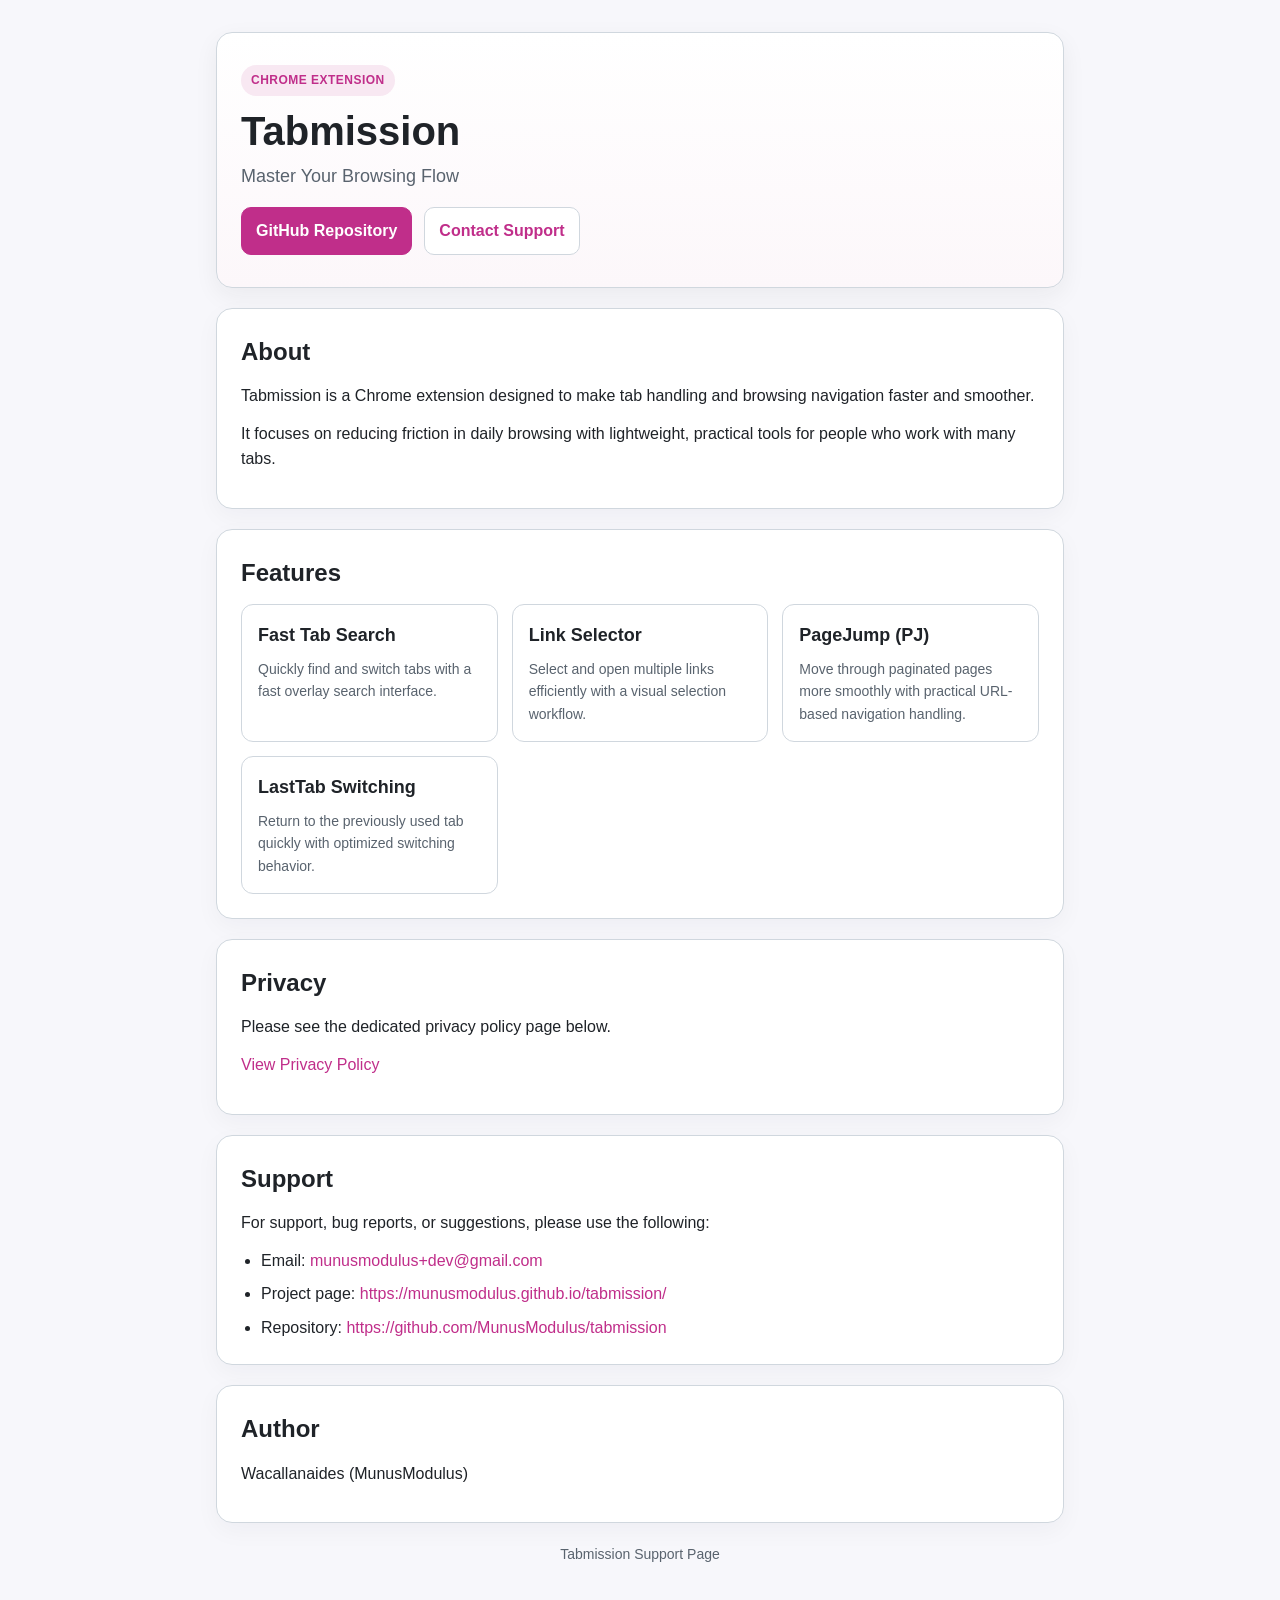
<file: index.html>
<!DOCTYPE html>
<html lang="en">
<head>
  <meta charset="utf-8">
  <meta name="viewport" content="width=device-width, initial-scale=1">
  <title>Tabmission</title>
  <meta name="description" content="Tabmission is a Chrome extension for faster tab handling and smoother browsing workflow.">
  <style>
    :root {
      --bg: #f7f7fb;
      --card: #ffffff;
      --text: #1f2328;
      --sub: #59636e;
      --line: #d0d7de;
      --accent: #c02e8a;
      --accent-soft: #f8e8f2;
    }

    * {
      box-sizing: border-box;
    }

    body {
      margin: 0;
      font-family: Arial, Helvetica, sans-serif;
      background: var(--bg);
      color: var(--text);
      line-height: 1.6;
    }

    .wrap {
      max-width: 880px;
      margin: 0 auto;
      padding: 32px 16px 64px;
    }

    .hero {
      background: linear-gradient(180deg, #ffffff 0%, #fcf7fa 100%);
      border: 1px solid var(--line);
      border-radius: 16px;
      padding: 32px 24px;
      box-shadow: 0 8px 24px rgba(31, 35, 40, 0.06);
    }

    .badge {
      display: inline-block;
      margin-bottom: 12px;
      padding: 6px 10px;
      border-radius: 999px;
      background: var(--accent-soft);
      color: var(--accent);
      font-size: 12px;
      font-weight: 700;
      letter-spacing: 0.04em;
      text-transform: uppercase;
    }

    h1 {
      margin: 0 0 8px;
      font-size: 40px;
      line-height: 1.15;
    }

    .tagline {
      margin: 0;
      font-size: 18px;
      color: var(--sub);
    }

    .section {
      margin-top: 20px;
      background: var(--card);
      border: 1px solid var(--line);
      border-radius: 16px;
      padding: 24px;
      box-shadow: 0 8px 24px rgba(31, 35, 40, 0.04);
    }

    h2 {
      margin: 0 0 12px;
      font-size: 24px;
    }

    p {
      margin: 0 0 12px;
    }

    ul {
      margin: 0;
      padding-left: 20px;
    }

    li + li {
      margin-top: 8px;
    }

    a {
      color: var(--accent);
      text-decoration: none;
    }

    a:hover {
      text-decoration: underline;
    }

    .links {
      display: flex;
      flex-wrap: wrap;
      gap: 12px;
      margin-top: 16px;
    }

    .btn {
      display: inline-block;
      padding: 10px 14px;
      border: 1px solid var(--line);
      border-radius: 10px;
      background: #fff;
      font-weight: 600;
    }

    .btn.primary {
      border-color: var(--accent);
      background: var(--accent);
      color: #fff;
    }

    .grid {
      display: grid;
      grid-template-columns: repeat(auto-fit, minmax(220px, 1fr));
      gap: 14px;
      margin-top: 12px;
    }

    .feature {
      border: 1px solid var(--line);
      border-radius: 12px;
      padding: 16px;
      background: #fff;
    }

    .feature h3 {
      margin: 0 0 8px;
      font-size: 18px;
    }

    .feature p {
      margin: 0;
      color: var(--sub);
      font-size: 14px;
    }

    .muted {
      color: var(--sub);
    }

    .footer {
      margin-top: 20px;
      text-align: center;
      color: var(--sub);
      font-size: 14px;
    }

    code {
      padding: 2px 6px;
      border-radius: 6px;
      background: #f1f3f5;
      font-family: Consolas, Monaco, monospace;
      font-size: 0.95em;
    }

    @media (max-width: 640px) {
      .hero,
      .section {
        padding: 20px;
      }

      h1 {
        font-size: 32px;
      }

      .tagline {
        font-size: 16px;
      }
    }
  </style>
</head>
<body>
  <div class="wrap">
    <section class="hero">
      <div class="badge">Chrome Extension</div>
      <h1>Tabmission</h1>
      <p class="tagline">Master Your Browsing Flow</p>

      <div class="links">
        <a class="btn primary" href="https://github.com/MunusModulus/tabmission" target="_blank" rel="noopener noreferrer">GitHub Repository</a>
        <a class="btn" href="mailto:munusmodulus+dev@gmail.com">Contact Support</a>
      </div>
    </section>

    <section class="section">
      <h2>About</h2>
      <p>
        Tabmission is a Chrome extension designed to make tab handling and browsing navigation faster and smoother.
      </p>
      <p>
        It focuses on reducing friction in daily browsing with lightweight, practical tools for people who work with many tabs.
      </p>
    </section>

    <section class="section">
      <h2>Features</h2>
      <div class="grid">
        <div class="feature">
          <h3>Fast Tab Search</h3>
          <p>Quickly find and switch tabs with a fast overlay search interface.</p>
        </div>
        <div class="feature">
          <h3>Link Selector</h3>
          <p>Select and open multiple links efficiently with a visual selection workflow.</p>
        </div>
        <div class="feature">
          <h3>PageJump (PJ)</h3>
          <p>Move through paginated pages more smoothly with practical URL-based navigation handling.</p>
        </div>
        <div class="feature">
          <h3>LastTab Switching</h3>
          <p>Return to the previously used tab quickly with optimized switching behavior.</p>
        </div>
      </div>
    </section>

    <section class="section">
      <h2>Privacy</h2>
      <p>Please see the dedicated privacy policy page below.</p>
      <p><a href="./privacy.html">View Privacy Policy</a></p>
    </section>

    <section class="section">
      <h2>Support</h2>
      <p>
        For support, bug reports, or suggestions, please use the following:
      </p>
      <ul>
        <li>Email: <a href="mailto:munusmodulus+dev@gmail.com">munusmodulus+dev@gmail.com</a></li>
        <li>Project page: <a href="https://munusmodulus.github.io/tabmission/" target="_blank" rel="noopener noreferrer">https://munusmodulus.github.io/tabmission/</a></li>
        <li>Repository: <a href="https://github.com/MunusModulus/tabmission" target="_blank" rel="noopener noreferrer">https://github.com/MunusModulus/tabmission</a></li>
      </ul>
    </section>

    <section class="section">
      <h2>Author</h2>
      <p>Wacallanaides (MunusModulus)</p>
    </section>

    <div class="footer">
      <p>Tabmission Support Page</p>
    </div>
  </div>
</body>
</html>
</file>
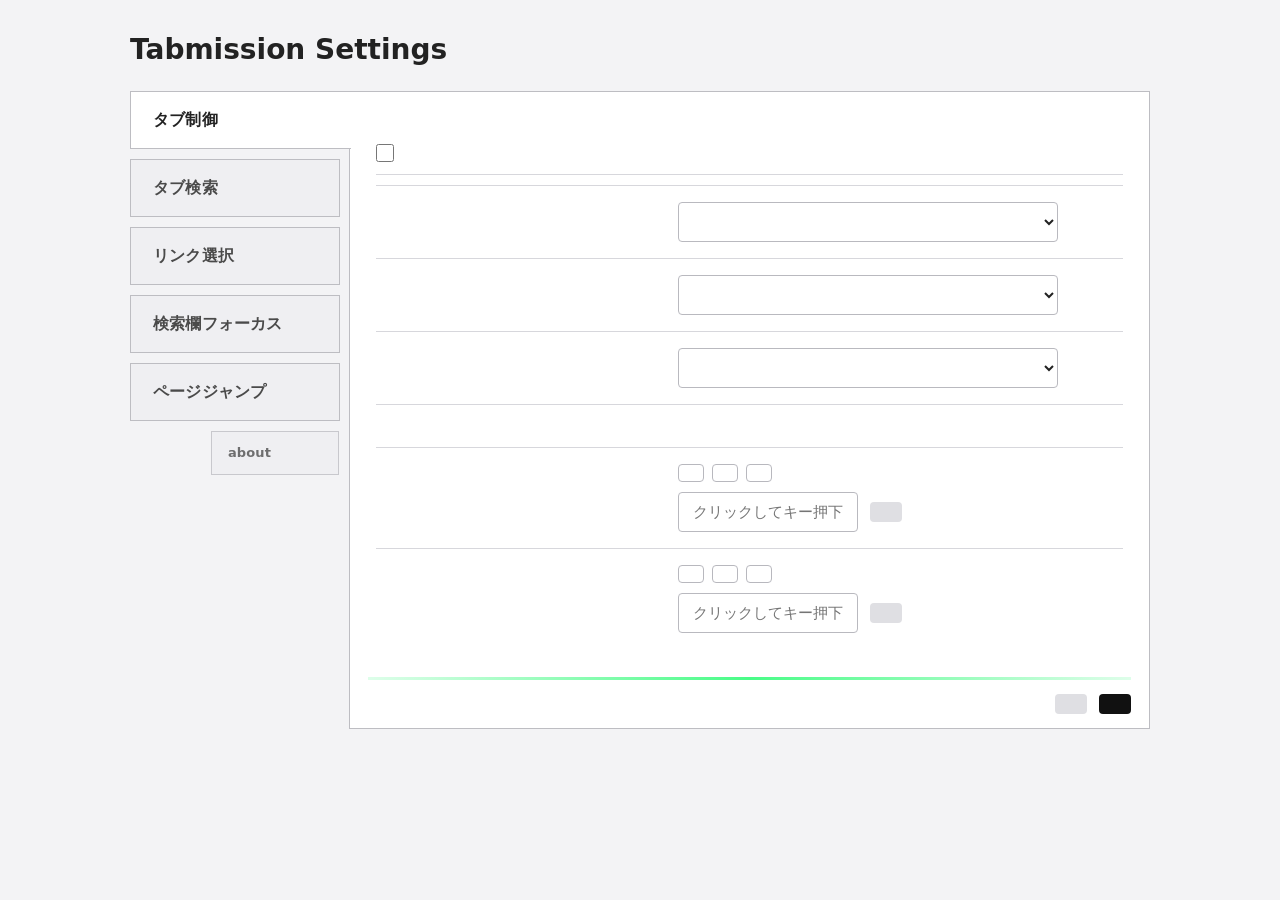
<file: options.html>
<!DOCTYPE html>
<html lang="en">
<head>
  <meta charset="utf-8">
  <title data-i18n="optionsPageTitle">Tabmission Options</title>
  <meta name="viewport" content="width=device-width, initial-scale=1">
  <link rel="stylesheet" href="css/tbm_options.css">
</head>
<body>
  <div id="tbm_options_wrap">
    <h1 id="tbm_options_title" data-i18n="optionsHeading">Tabmission Settings</h1>
    <div class="tbm_settings_shell">
      <aside class="tbm_side_tabs" data-i18n-aria-label="optionsSideTabsAriaLabel" aria-label="Settings sections">
        <button
          id="tbm_tab_button_control"
          class="tbm_side_tab is-active"
          type="button"
          data-panel="control"
        >
          <span class="tbm_side_tab_text" data-i18n="sideTabControl">タブ制御</span>
        </button>

        <button
          id="tbm_tab_button_search"
          class="tbm_side_tab"
          type="button"
          data-panel="search"
        >
          <span class="tbm_side_tab_text" data-i18n="sideTabSearch">タブ検索</span>
        </button>

        <button
          id="tbm_tab_button_link_selector"
          class="tbm_side_tab"
          type="button"
          data-panel="link_selector"
        >
          <span class="tbm_side_tab_text" data-i18n="sideTabLinkSelector">リンク選択</span>
        </button>

        <button
          id="tbm_tab_button_sts"
          class="tbm_side_tab"
          type="button"
          data-panel="sts"
        >
          <span class="tbm_side_tab_text" data-i18n="sideTabSts">検索欄フォーカス</span>
        </button>

        <button
          id="tbm_tab_button_pagejump"
          class="tbm_side_tab"
          type="button"
          data-panel="pagejump"
        >
          <span class="tbm_side_tab_text" data-i18n="sideTabPageJump">ページジャンプ</span>
        </button>

        <button
          id="tbm_tab_button_about"
          class="tbm_side_tab"
          type="button"
          data-panel="about"
        >
          <span class="tbm_side_tab_text" data-i18n="sideTabAbout">about</span>
        </button>

      </aside>

      <main class="tbm_panel_host">
        <section
          id="tbm_panel_control"
          class="tbm_settings_panel is-active"
          data-panel="control"
        >
          <div class="tbm_panel_main">
            <div class="tbm_panel_header">
              <h2 class="tbm_panel_title"><span data-i18n="controlPanelTitle"></span></h2>
              <p class="tbm_panel_desc">
                <span data-i18n="controlPanelDesc"></span>
              </p>
            </div>

            <div class="tbm_option_row tbm_enable_row">
              <label class="tbm_checkbox_label">
                <input id="tbm_enable_tab_control" type="checkbox">
                <span data-i18n="controlEnable"></span>
              </label>
            </div>

            <div id="tbm_group_control" class="tbm_option_group">
              <div class="tbm_option_row">
                <div class="tbm_option_label" id="tbm_label_new_tab_placement">
                  <span data-i18n="labelNewTabPlacement"></span>
                </div>
                <div class="tbm_option_control">
                  <select id="tbm_new_tab_placement">
                    <option value="default" data-i18n="optionChromeDefault"></option>
                    <option value="first" data-i18n="optionFirst"></option>
                    <option value="left" data-i18n="optionLeftOfCurrentTab"></option>
                    <option value="right" data-i18n="optionRightOfCurrentTab"></option>
                    <option value="last" data-i18n="optionLast"></option>
                  </select>
                </div>
              </div>

              <div class="tbm_option_row">
                <div class="tbm_option_label" id="tbm_label_close_activation">
                  <span data-i18n="labelCloseActivation"></span>
                </div>
                <div class="tbm_option_control">
                  <select id="tbm_close_activation">
                    <option value="default" data-i18n="optionChromeDefault"></option>
                    <option value="last_used" data-i18n="optionActivateLastUsedTab"></option>
                    <option value="left" data-i18n="optionActivateLeftTab"></option>
                    <option value="right" data-i18n="optionActivateRightTab"></option>
                  </select>
                </div>
              </div>

              <div class="tbm_option_row">
                <div class="tbm_option_label" id="tbm_label_new_tab_open_mode">
                  <span data-i18n="labelNewTabOpenMode"></span>
                </div>
                <div class="tbm_option_control">
                  <select id="tbm_new_tab_open_mode">
                    <option value="default" data-i18n="optionChromeDefault"></option>
                    <option value="foreground" data-i18n="optionForeground"></option>
                    <option value="background" data-i18n="optionBackground"></option>
                  </select>
                </div>
              </div>

              <div class="tbm_option_row">
                <div class="tbm_option_label">
                  <span data-i18n="tabHistorySectionTitle"></span>
                  <div class="tbm_option_sub_label" data-i18n="tabHistorySectionDesc"></div>
                </div>
                <div class="tbm_option_control">
                  <div class="tbm_note"><span data-i18n="tabHistoryNote1"></span></div>
                </div>
              </div>

              <div class="tbm_option_row">
                <div class="tbm_option_label">
                  <span data-i18n="tabHistoryBackKeyLabel"></span>
                  <div class="tbm_option_sub_label" data-i18n="tabHistoryBackKeySubLabel"></div>
                </div>
                <div class="tbm_option_control">
                  <div class="tbm_modifier_group">
                    <button id="tbm_tab_history_back_ctrl" type="button" class="tbm_modifier_button"><span data-i18n="keyNameCtrl"></span></button>
                    <button id="tbm_tab_history_back_alt" type="button" class="tbm_modifier_button"><span data-i18n="keyNameAlt"></span></button>
                    <button id="tbm_tab_history_back_shift" type="button" class="tbm_modifier_button"><span data-i18n="keyNameShift"></span></button>
                  </div>
                  <div class="tbm_launcher_key_row">
                    <input
                      id="tbm_tab_history_back_key"
                      type="text"
                      maxlength="12"
                      data-i18n-placeholder="commonKeyPlaceholder"
                      placeholder="クリックしてキー押下"
                      autocomplete="off"
                      spellcheck="false"
                      inputmode="none"
                      readonly
                    >
                    <button id="tbm_tab_history_back_clear" type="button" class="tbm_secondary_button tbm_key_clear_button"><span data-i18n="commonClear"></span></button>
                    <span id="tbm_tab_history_back_preview" class="tbm_launcher_preview"></span>
                  </div>
                </div>
              </div>

              <div class="tbm_option_row">
                <div class="tbm_option_label">
                  <span data-i18n="tabHistoryForwardKeyLabel"></span>
                  <div class="tbm_option_sub_label" data-i18n="tabHistoryForwardKeySubLabel"></div>
                </div>
                <div class="tbm_option_control">
                  <div class="tbm_modifier_group">
                    <button id="tbm_tab_history_forward_ctrl" type="button" class="tbm_modifier_button"><span data-i18n="keyNameCtrl"></span></button>
                    <button id="tbm_tab_history_forward_alt" type="button" class="tbm_modifier_button"><span data-i18n="keyNameAlt"></span></button>
                    <button id="tbm_tab_history_forward_shift" type="button" class="tbm_modifier_button"><span data-i18n="keyNameShift"></span></button>
                  </div>
                  <div class="tbm_launcher_key_row">
                    <input
                      id="tbm_tab_history_forward_key"
                      type="text"
                      maxlength="12"
                      data-i18n-placeholder="commonKeyPlaceholder"
                      placeholder="クリックしてキー押下"
                      autocomplete="off"
                      spellcheck="false"
                      inputmode="none"
                      readonly
                    >
                    <button id="tbm_tab_history_forward_clear" type="button" class="tbm_secondary_button tbm_key_clear_button"><span data-i18n="commonClear"></span></button>
                    <span id="tbm_tab_history_forward_preview" class="tbm_launcher_preview"></span>
                  </div>
                </div>
              </div>
            </div>
          </div>

          <hr class="tbm_section_hr">

          <div class="tbm_panel_actions">
            <span class="tbm_save_status" aria-live="polite"></span>
            <button type="button" class="tbm_secondary_button tbm_reset_button"><span data-i18n="buttonReset"></span></button>
            <button type="button" class="tbm_save_button"><span data-i18n="buttonSaveSettings"></span></button>
          </div>
        </section>

        <section
          id="tbm_panel_search"
          class="tbm_settings_panel"
          data-panel="search"
          hidden
        >
          <div class="tbm_panel_main">
            <div class="tbm_panel_header">
              <h2 class="tbm_panel_title"><span data-i18n="searchPanelTitle"></span></h2>
              <p class="tbm_panel_desc">
                <span data-i18n="searchPanelDesc"></span>
              </p>
            </div>

            <div class="tbm_setting_group" id="tbm_group_search">
              <div class="tbm_option_row">
                <div class="tbm_option_label"><span data-i18n="searchEnableLabel"></span></div>
                <div class="tbm_option_control">
                  <label class="tbm_checkbox_label">
                    <input id="tbm_enable_tab_search" type="checkbox">
                    <span data-i18n="searchEnableCheckbox"></span>
                  </label>
                </div>
              </div>

              <div class="tbm_option_row">
                <div class="tbm_option_label" id="tbm_label_launcher_key"><span data-i18n="searchLauncherKeyLabel"></span></div>
                <div class="tbm_option_control">
                  <div class="tbm_modifier_group">
                    <button id="tbm_launcher_ctrl" type="button" class="tbm_modifier_button"><span data-i18n="keyNameCtrl"></span></button>
                    <button id="tbm_launcher_alt" type="button" class="tbm_modifier_button"><span data-i18n="keyNameAlt"></span></button>
                    <button id="tbm_launcher_shift" type="button" class="tbm_modifier_button"><span data-i18n="keyNameShift"></span></button>
                  </div>
                  <div class="tbm_launcher_key_row">
                    <input
                      id="tbm_launcher_key"
                      type="text"
                      maxlength="12"
                      data-i18n-placeholder="commonKeyPlaceholder"
                      placeholder="クリックしてキー押下"
                      autocomplete="off"
                      spellcheck="false"
                      inputmode="none"
                      readonly
                    >
                    <button id="tbm_launcher_clear" type="button" class="tbm_secondary_button tbm_key_clear_button"><span data-i18n="commonClear"></span></button>
                    <span id="tbm_launcher_preview" class="tbm_launcher_preview"></span>
                  </div>

                  <div class="tbm_note">
                    <span data-i18n="searchKeyNote1"></span><br>
                    <span data-i18n="searchKeyNote2"></span><br>
                    <span data-i18n="searchKeyNote3"></span>
                  </div>
                </div>
              </div>
            </div>
          </div>

          <hr class="tbm_section_hr">

          <div class="tbm_panel_actions">
            <span class="tbm_save_status" aria-live="polite"></span>
            <button type="button" class="tbm_secondary_button tbm_reset_button"><span data-i18n="buttonReset"></span></button>
            <button type="button" class="tbm_save_button"><span data-i18n="buttonSaveSettings"></span></button>
          </div>
        </section>

        <section
          id="tbm_panel_link_selector"
          class="tbm_settings_panel"
          data-panel="link_selector"
          hidden
        >
          <div class="tbm_panel_main">
            <div class="tbm_panel_header">
              <h2 class="tbm_panel_title"><span data-i18n="linkPanelTitle"></span></h2>
              <p class="tbm_panel_desc">
                <span data-i18n="linkPanelDesc"></span>
              </p>
            </div>

            <div class="tbm_setting_group" id="tbm_group_link_selector">
              <div class="tbm_option_row">
                <div class="tbm_option_label"><span data-i18n="linkEnableLabel"></span></div>
                <div class="tbm_option_control">
                  <label class="tbm_checkbox_label">
                    <input id="tbm_enable_link_batch_open" type="checkbox">
                    <span data-i18n="linkEnableCheckbox"></span>
                  </label>
                </div>
              </div>

              <div class="tbm_option_row">
                <div class="tbm_option_label"><span data-i18n="linkLaunchKeyLabel"></span></div>
                <div class="tbm_option_control">
                  <div class="tbm_modifier_group">
                    <button id="tbm_link_batch_ctrl" type="button" class="tbm_modifier_button"><span data-i18n="keyNameCtrl"></span></button>
                    <button id="tbm_link_batch_alt" type="button" class="tbm_modifier_button"><span data-i18n="keyNameAlt"></span></button>
                    <button id="tbm_link_batch_shift" type="button" class="tbm_modifier_button"><span data-i18n="keyNameShift"></span></button>
                  </div>

                  <div class="tbm_launcher_key_row">
                    <input
                      id="tbm_link_batch_key"
                      type="text"
                      maxlength="12"
                      data-i18n-placeholder="commonKeyPlaceholder"
                      placeholder="クリックしてキー押下"
                      autocomplete="off"
                      spellcheck="false"
                      inputmode="none"
                      readonly
                    >
                    <button id="tbm_link_batch_clear" type="button" class="tbm_secondary_button tbm_key_clear_button"><span data-i18n="commonClear"></span></button>
                    <span id="tbm_link_batch_preview" class="tbm_launcher_preview"></span>
                  </div>
                </div>
              </div>

              <div class="tbm_option_row">
                <div class="tbm_option_label">
                  <span data-i18n="linkOverlayLabel"></span>
                  <div class="tbm_option_sub_label">
                    <span data-i18n="linkOverlaySubLabel"></span>
                  </div>
                </div>
                <div class="tbm_option_control">
                  <div class="tbm_link_batch_overlay_ui">
                    <div class="tbm_link_batch_color_line">
                      <span class="tbm_link_batch_inline_label"><span data-i18n="linkColorLabel"></span></span>
                      <input
                        id="tbm_link_batch_overlay_color_picker"
                        class="tbm_link_batch_color_picker"
                        type="color"
                        value="#000000"
                      >
                      <input
                        id="tbm_link_batch_overlay_color"
                        type="text"
                        placeholder="#000000"
                        autocomplete="off"
                        spellcheck="false"
                      >
                    </div>

                    <div class="tbm_link_batch_opacity_line">
                      <span class="tbm_link_batch_inline_label"><span data-i18n="linkOpacityLabel"></span></span>
                      <input
                        id="tbm_link_batch_overlay_opacity_range"
                        class="tbm_link_batch_range"
                        type="range"
                        min="0"
                        max="100"
                        step="1"
                        value="55"
                      >
                      <input
                        id="tbm_link_batch_overlay_opacity"
                        class="tbm_link_batch_opacity_input"
                        type="text"
                        placeholder="0.55"
                        autocomplete="off"
                        spellcheck="false"
                      >
                      <span class="tbm_link_batch_inline_suffix"><span data-i18n="linkOpacityRangeText"></span></span>
                    </div>
                  </div>
                </div>
              </div>

              <div class="tbm_option_row">
                <div class="tbm_option_label">
                  <span data-i18n="linkBorderColorLabel"></span>
                    <div class="tbm_option_sub_label">
                      <span data-i18n="linkBorderColorSubLabel"></span>
                    </div>
                </div>
                <div class="tbm_option_control">
                  <div class="tbm_link_batch_color_line">
                    <input
                      id="tbm_link_batch_border_color_picker"
                      class="tbm_link_batch_color_picker"
                      type="color"
                      value="#ff4db8"
                    >
                    <input
                      id="tbm_link_batch_border_color"
                      type="text"
                      placeholder="#ff4db8"
                      autocomplete="off"
                      spellcheck="false"
                    >
                    <span class="tbm_link_batch_color_preview tbm_link_batch_color_preview_border"></span>
                  </div>
                </div>
              </div>

              <div class="tbm_option_row">
                <div class="tbm_option_label">
                    <span data-i18n="linkCheckedColorLabel"></span>
                      <div class="tbm_option_sub_label">
                        <span data-i18n="linkCheckedColorSubLabel"></span>
                      </div>
                </div>
                <div class="tbm_option_control">
                  <div class="tbm_link_batch_color_line">
                    <input
                      id="tbm_link_batch_checked_color_picker"
                      class="tbm_link_batch_color_picker"
                      type="color"
                      value="#00e676"
                    >
                    <input
                      id="tbm_link_batch_checked_color"
                      type="text"
                      placeholder="#00e676"
                      autocomplete="off"
                      spellcheck="false"
                    >
                    <span class="tbm_link_batch_color_preview tbm_link_batch_color_preview_checked"></span>
                  </div>
                </div>
              </div>

              <div class="tbm_option_row">
                <div class="tbm_option_label">
                  <span data-i18n="linkCheckboxPositionLabel"></span>
                </div>

                <div class="tbm_option_control">
                   <select id="tbm_link_batch_checkbox_position">
                     <option value="top_right" data-i18n="linkCheckboxTopRight">右上</option>
                     <option value="top_left" data-i18n="linkCheckboxTopLeft">左上</option>
                     <option value="bottom_right" data-i18n="linkCheckboxBottomRight">右下</option>
                     <option value="bottom_left" data-i18n="linkCheckboxBottomLeft">左下</option>
                   </select>
                  <div class="tbm_link_batch_note">
                     <span data-i18n="linkCheckboxPositionNote"></span>
                  </div>
                </div>
              </div>

              <div class="tbm_option_row">
                <div class="tbm_option_label">
                   <span data-i18n="linkMinSizeLabel"></span>
                </div>

                <div class="tbm_option_control">
                  <div class="tbm_link_batch_size_row">
                    <div class="tbm_link_batch_size_item">
                      <span class="tbm_link_batch_inline_label"><span data-i18n="linkWidthLabel"></span></span>
                      <input
                        id="tbm_link_batch_min_width"
                        type="number"
                        min="0"
                      >
                    </div>

                    <div class="tbm_link_batch_size_item">
                      <span class="tbm_link_batch_inline_label"><span data-i18n="linkHeightLabel"></span></span>
                      <input
                        id="tbm_link_batch_min_height"
                        type="number"
                        min="0"
                      >
                    </div>
                  </div>

                  <div class="tbm_link_batch_note">
                      <span data-i18n="linkMinSizeNote1"></span><br>
                      <span data-i18n="linkMinSizeNote2"></span>
                  </div>
                </div>
              </div>

            </div>
          </div>

          <hr class="tbm_section_hr">

          <div class="tbm_panel_actions">
            <span class="tbm_save_status" aria-live="polite"></span>
            <button type="button" class="tbm_secondary_button tbm_reset_button"><span data-i18n="buttonReset"></span></button>
            <button type="button" class="tbm_save_button"><span data-i18n="buttonSaveSettings"></span></button>
          </div>
        </section>

        <section
          id="tbm_panel_sts"
          class="tbm_settings_panel"
          data-panel="sts"
          hidden
        >
          <div class="tbm_panel_main">
            <div class="tbm_panel_header">
              <h2 class="tbm_panel_title"><span data-i18n="stsPanelTitle"></span></h2>
              <p class="tbm_panel_desc">
                 <span data-i18n="stsPanelDesc"></span>
              </p>
            </div>

            <div class="tbm_option_row tbm_enable_row">
              <label class="tbm_checkbox_label">
                <input id="tbm_enable_slash_to_search" type="checkbox">
                <span data-i18n="stsEnable"></span>
              </label>
            </div>

            <div id="tbm_group_sts" class="tbm_option_group">
              <div class="tbm_option_row">
                <div class="tbm_option_label">
                <span data-i18n="stsFocusKeyLabel"></span>
                <div class="tbm_option_sub_label"><span data-i18n="stsFocusKeySubLabel"></span></div>
                </div>
                <div class="tbm_option_control">
                  <div class="tbm_modifier_group">
                    <button id="tbm_sts_ctrl" type="button" class="tbm_modifier_button"><span data-i18n="keyNameCtrl"></span></button>
                    <button id="tbm_sts_alt" type="button" class="tbm_modifier_button"><span data-i18n="keyNameAlt"></span></button>
                    <button id="tbm_sts_shift" type="button" class="tbm_modifier_button"><span data-i18n="keyNameShift"></span></button>
                  </div>
                  <div class="tbm_launcher_key_row">
                    <input
                      id="tbm_sts_key"
                      type="text"
                      maxlength="12"
                      data-i18n-placeholder="commonKeyPlaceholder"
                      placeholder="クリックしてキー押下"
                      autocomplete="off"
                      spellcheck="false"
                      inputmode="none"
                      readonly
                    >
                    <button id="tbm_sts_clear" type="button" class="tbm_secondary_button tbm_key_clear_button"><span data-i18n="commonClear"></span></button>
                    <span id="tbm_sts_preview" class="tbm_launcher_preview"></span>
                  </div>

                  <div class="tbm_note">
                      <span data-i18n="stsNote1"></span><br>
                      <span data-i18n="stsNote2"></span><br>
                      ※ <span data-i18n="stsNote3"></span><br>
                      <span data-i18n="stsNote4"></span>
                  </div>
                </div>
              </div>

              <div class="tbm_option_row tbm_sts_site_settings_row">
                <div class="tbm_option_label"><span data-i18n="stsSiteSettingsLabel"></span></div>
                <div class="tbm_option_control">
                  <div class="tbm_sts_site_order_block">
                    <div class="tbm_sts_site_order_title"><span data-i18n="stsSiteOrderTitle"></span></div>


                    <div class="tbm_sts_site_add_row">
                      <input
                        id="tbm_sts_site_name_input"
                        class="tbm_sts_site_name_input"
                        type="text"
                        autocomplete="off"
                        spellcheck="false"
                        data-i18n-placeholder="stsSiteNamePlaceholder"
                        placeholder="サイト名（任意）"
                      >

                      <input
                        id="tbm_sts_site_host_input"
                        class="tbm_sts_site_host_input"
                        type="text"
                        autocomplete="off"
                        spellcheck="false"
                        
                        placeholder=""
                      >

                      <input
                        id="tbm_sts_site_order_input"
                        class="tbm_sts_site_order_input"
                        type="number"
                        min="1"
                        step="1"
                        inputmode="numeric"
                        data-i18n-placeholder="stsSiteOrderPlaceholder"
                        placeholder="2"
                      >

                      <button
                        id="tbm_sts_site_add_button"
                        type="button"
                        class="tbm_secondary_button"
                      >
                        <span data-i18n="stsSiteAddButton"></span>
                      </button>
                    </div>

                    <div class="tbm_note">
                      <span data-i18n="stsSiteOrderHint"></span>
                    </div>
                    <div
                      id="tbm_sts_site_list"
                      class="tbm_sts_site_list"
                      aria-live="polite"
                    ></div>
                  </div>
                </div>
              </div>
            </div>
          </div>

          <hr class="tbm_section_hr">

          <div class="tbm_panel_actions">
            <span class="tbm_save_status" aria-live="polite"></span>
            <button type="button" class="tbm_secondary_button tbm_reset_button"><span data-i18n="buttonReset"></span></button>
            <button type="button" class="tbm_save_button"><span data-i18n="buttonSaveSettings"></span></button>
          </div>
        </section>

        <section
          id="tbm_panel_pagejump"
          class="tbm_settings_panel"
          data-panel="pagejump"
          hidden
        >
          <div class="tbm_panel_main">
            <div class="tbm_panel_header">
              <h2 class="tbm_panel_title"><span data-i18n="pjPanelTitle"></span></h2>
              <p class="tbm_panel_desc">
                 <span data-i18n="pjPanelDesc"></span>
              </p>
            </div>

            <div class="tbm_option_row tbm_enable_row">
              <label class="tbm_checkbox_label">
                <input id="tbm_enable_page_jump" type="checkbox">
                <span data-i18n="pjEnable"></span>
              </label>
            </div>

            <div class="tbm_option_row">
              <div class="tbm_option_label"></div>
              <div class="tbm_option_control">
                <div class="tbm_note">
                  ※ <span data-i18n="pjConflictNote"></span><br>
                  <span data-i18n="pjConflictNote2"></span><br>
                  ※ <span data-i18n="pjConflictNote3"></span>
                </div>
              </div>
            </div>

<div id="tbm_group_pagejump" class="tbm_option_group">

  <!-- Google専用 -->
  <div class="tbm_option_row tbm_pj_google_section_row">
    <div class="tbm_option_label"><span data-i18n="pjGoogleOnly"></span></div>
    <div class="tbm_option_control">
      <div class="tbm_pj_google_card">
        <label class="tbm_checkbox_label">
          <input id="tbm_pj_google_enable" type="checkbox">
          <span data-i18n="pjGoogleEnable"></span>
        </label>

        <div class="tbm_note tbm_pj_google_priority_note">
          <span data-i18n="pjGooglePriority"></span>
        </div>

        <div class="tbm_pj_google_key_block">
          <div class="tbm_pj_google_key_label"><span data-i18n="pjGoogleBackKey"></span></div>

          <div class="tbm_pj_google_key_control">
            <div class="tbm_modifier_group">
              <button id="tbm_google_pj_back_ctrl" type="button" class="tbm_modifier_button"><span data-i18n="keyNameCtrl"></span></button>
              <button id="tbm_google_pj_back_alt" type="button" class="tbm_modifier_button"><span data-i18n="keyNameAlt"></span></button>
              <button id="tbm_google_pj_back_shift" type="button" class="tbm_modifier_button"><span data-i18n="keyNameShift"></span></button>
            </div>

            <div class="tbm_launcher_key_row">
              <input
                id="tbm_google_pj_back_key"
                type="text"
                maxlength="12"
                data-i18n-placeholder="commonKeyPlaceholder"
                placeholder="クリックしてキー押下"
                autocomplete="off"
                spellcheck="false"
                inputmode="none"
                readonly
              >
              <button id="tbm_google_pj_back_clear" type="button" class="tbm_secondary_button"><span data-i18n="commonClear"></span></button>
              <span id="tbm_google_pj_back_preview" class="tbm_launcher_preview"></span>
            </div>
          </div>
        </div>

        <div class="tbm_pj_google_key_block">
          <div class="tbm_pj_google_key_label"><span data-i18n="pjGoogleForwardKey"></span></div>

          <div class="tbm_pj_google_key_control">
            <div class="tbm_modifier_group">
              <button id="tbm_google_pj_ctrl" type="button" class="tbm_modifier_button"><span data-i18n="keyNameCtrl"></span></button>
              <button id="tbm_google_pj_alt" type="button" class="tbm_modifier_button"><span data-i18n="keyNameAlt"></span></button>
              <button id="tbm_google_pj_shift" type="button" class="tbm_modifier_button"><span data-i18n="keyNameShift"></span></button>
            </div>

            <div class="tbm_launcher_key_row">
              <input
                id="tbm_google_pj_key"
                type="text"
                maxlength="12"
                data-i18n-placeholder="commonKeyPlaceholder"
                placeholder="クリックしてキー押下"
                autocomplete="off"
                spellcheck="false"
                inputmode="none"
                readonly
              >
              <button id="tbm_google_pj_clear" type="button" class="tbm_secondary_button"><span data-i18n="commonClear"></span></button>
              <span id="tbm_google_pj_preview" class="tbm_launcher_preview"></span>
            </div>
          </div>
        </div>

        <div class="tbm_pj_google_mouse_group">
          <label class="tbm_checkbox_label">
            <input id="tbm_google_pj_mouse_back" type="checkbox">
            <span data-i18n="pjMouseBack"></span>
          </label>

          <label class="tbm_checkbox_label">
            <input id="tbm_google_pj_mouse_forward" type="checkbox">
            <span data-i18n="pjMouseForward"></span>
          </label>
        </div>
      </div>
    </div>
  </div>

  <div class="tbm_pj_general_section_intro">
    <div class="tbm_pj_general_section_divider"></div>
    <div class="tbm_pj_general_section_title"><span data-i18n="pjSectionGeneral"></span></div>
  </div>

  <!-- 設定モード -->
  <div class="tbm_option_row">
    <div class="tbm_option_label"><span data-i18n="pjModeLabel"></span></div>
    <div class="tbm_option_control">
      <div class="tbm_pj_mode_group">
        <label><input type="radio" name="tbm_pj_mode" value="auto" checked> <span data-i18n="pjModeAuto"></span></label>
        <label><input type="radio" name="tbm_pj_mode" value="manual"> <span data-i18n="pjModeManual"></span></label>
      </div>
    </div>
  </div>


  <!-- 自動解析 -->
  <div id="tbm_pj_auto_group" class="tbm_option_group">
    <div class="tbm_option_row tbm_pj_auto_row">
      <div class="tbm_option_label"><span data-i18n="pjAutoSectionLabel"></span></div>
      <div class="tbm_option_control">
        <div class="tbm_pj_google_card">

          <div class="tbm_pj_google_key_block">
            <div class="tbm_pj_google_key_label"><span data-i18n="pjUrl1"></span></div>
            <input id="tbm_pj_url1" type="text">
          </div>

          <div class="tbm_pj_google_key_block">
            <div class="tbm_pj_google_key_label"><span data-i18n="pjUrl2"></span></div>
            <input id="tbm_pj_url2" type="text">
          </div>

          <div class="tbm_pj_google_key_block">
            <div class="tbm_pj_google_key_label"><span data-i18n="pjUrl3"></span></div>
            <input id="tbm_pj_url3" type="text">
          </div>

          <div class="tbm_pj_google_key_block">
            <button id="tbm_pj_analyze" type="button" class="tbm_secondary_button"><span data-i18n="pjAnalyzeButton2"></span></button>
            <span id="tbm_pj_analysis_text"></span>
          </div>

        </div>
      </div>
    </div>
  </div>

  <!-- 手動設定 -->
  <div id="tbm_pj_manual_group" class="tbm_option_group">

    <div class="tbm_option_row">
      <div class="tbm_option_label"><span data-i18n="pjManualName"></span></div>
      <div class="tbm_option_control">
        <input id="tbm_pj_site_name" type="text">
      </div>
    </div>

    <div class="tbm_option_row">
      <div class="tbm_option_label"><span data-i18n="pjManualHost"></span></div>
      <div class="tbm_option_control">
        <input id="tbm_pj_host" type="text">
      </div>
    </div>

    <div class="tbm_option_row">
      <div class="tbm_option_label"><span data-i18n="pjManualType"></span></div>
      <div class="tbm_option_control">
        <label><input type="radio" name="tbm_pj_type" value="query"> <span data-i18n="pjModeQuery"></span></label>
        <label><input type="radio" name="tbm_pj_type" value="path"> <span data-i18n="pjModePath"></span></label>
        <label><input type="radio" name="tbm_pj_type" value="offset"> <span data-i18n="pjModeOffset"></span></label>
      </div>
    </div>

    <div class="tbm_option_row">
      <div class="tbm_option_label"><span data-i18n="pjManualPattern"></span></div>
      <div class="tbm_option_control">
        <input id="tbm_pj_pattern" type="text">
      </div>
    </div>

    <div class="tbm_option_row">
      <div class="tbm_option_label"><span data-i18n="pjManualStep"></span></div>
      <div class="tbm_option_control">
        <input id="tbm_pj_step" type="text">
      </div>
    </div>

  </div>

  <!-- サンプル -->
  <div class="tbm_option_row">
    <div class="tbm_option_label"><span data-i18n="pjSampleLabel"></span></div>
    <div class="tbm_option_control">
      <div class="tbm_note">
        <strong><span data-i18n="pjSampleTitle"></span></strong><br>
        <span data-i18n="pjSampleBody"></span>
      </div>
    </div>
  </div>

  <!-- キー設定 -->
  <div class="tbm_option_row">
    <div class="tbm_option_label"><span data-i18n="pjKeySectionLabel"></span></div>
    <div class="tbm_option_control">
      <div class="tbm_pj_google_card">

        <div class="tbm_pj_google_key_block">
          <div class="tbm_pj_google_key_label"><span data-i18n="pjBackKey"></span></div>
          <div class="tbm_pj_google_key_control">
            <div class="tbm_modifier_group">
              <button id="tbm_pj_back_ctrl" type="button" class="tbm_modifier_button"><span data-i18n="keyNameCtrl"></span></button>
              <button id="tbm_pj_back_alt" type="button" class="tbm_modifier_button"><span data-i18n="keyNameAlt"></span></button>
              <button id="tbm_pj_back_shift" type="button" class="tbm_modifier_button"><span data-i18n="keyNameShift"></span></button>
            </div>

            <div class="tbm_launcher_key_row">
              <input
                id="tbm_pj_back_key"
                type="text"
                maxlength="12"
                data-i18n-placeholder="commonKeyPlaceholder"
                placeholder="クリックしてキー押下"
                autocomplete="off"
                spellcheck="false"
                inputmode="none"
                readonly
              >
              <button
                id="tbm_pj_back_clear"
                type="button"
                class="tbm_secondary_button"
              >
                <span data-i18n="commonClear"></span>
              </button>
              <span id="tbm_pj_back_preview" class="tbm_launcher_preview"></span>
            </div>
          </div>
        </div>

        <div class="tbm_pj_google_key_block">
          <div class="tbm_pj_google_key_label"><span data-i18n="pjForwardKey"></span></div>
          <div class="tbm_pj_google_key_control">
            <div class="tbm_modifier_group">
              <button id="tbm_pj_ctrl" type="button" class="tbm_modifier_button"><span data-i18n="keyNameCtrl"></span></button>
              <button id="tbm_pj_alt" type="button" class="tbm_modifier_button"><span data-i18n="keyNameAlt"></span></button>
              <button id="tbm_pj_shift" type="button" class="tbm_modifier_button"><span data-i18n="keyNameShift"></span></button>
            </div>

            <div class="tbm_launcher_key_row">
              <input
                id="tbm_pj_key"
                type="text"
                maxlength="12"
                data-i18n-placeholder="commonKeyPlaceholder"
                placeholder="クリックしてキー押下"
                autocomplete="off"
                spellcheck="false"
                inputmode="none"
                readonly
              >
              <button
                id="tbm_pj_clear"
                type="button"
                class="tbm_secondary_button"
              >
                <span data-i18n="commonClear"></span>
              </button>
              <span id="tbm_pj_preview" class="tbm_launcher_preview"></span>
            </div>
          </div>
        </div>

        <div class="tbm_pj_google_mouse_group">
          <label class="tbm_checkbox_label">
            <input id="tbm_pj_mouse_back" type="checkbox">
            <span data-i18n="pjMouseBack"></span>
          </label>

          <label class="tbm_checkbox_label">
            <input id="tbm_pj_mouse_forward" type="checkbox">
            <span data-i18n="pjMouseForward"></span>
          </label>
        </div>

      </div>
    </div>
  </div>

  <!-- 設定済みサイト -->
  <div class="tbm_option_row">
    <div class="tbm_option_label"><span data-i18n="pjSavedSites"></span></div>
    <div class="tbm_option_control">
      <div id="tbm_pj_rule_list" class="tbm_sts_site_list"></div>
    </div>
  </div>

</div>
          </div>

          <hr class="tbm_section_hr">

          <div class="tbm_panel_actions">
            <span class="tbm_save_status" aria-live="polite"></span>
            <button type="button" class="tbm_secondary_button tbm_reset_button"><span data-i18n="buttonReset"></span></button>
            <button type="button" class="tbm_save_button"><span data-i18n="buttonSaveSettings"></span></button>
          </div>        
        </section>

        <section
          id="tbm_panel_about"
          class="tbm_settings_panel"
          data-panel="about"
          hidden
        >
          <div class="tbm_panel_main tbm_about_panel_main">
            <div class="tbm_about_card">
              <h2 class="tbm_about_title">Tabmission</h2>

              <div class="tbm_about_grid">
                <div class="tbm_about_meta">
                  <div class="tbm_about_label"><span data-i18n="aboutVersionLabel"></span></div>
                  <div id="tbm_about_version" class="tbm_about_value"></div>

                  <div class="tbm_about_label"><span data-i18n="aboutAuthorLabel"></span></div>
                  <div class="tbm_about_value">Wacallanaides</div>

                  <div class="tbm_about_label"><span data-i18n="aboutThanksLabel"></span></div>
                  <div class="tbm_about_value">Chat GPT Plus</div>
                </div>

                <div class="tbm_about_crest_wrap">
                  <img
                    id="tbm_about_crest"
                    class="tbm_about_crest"
                    data-i18n-alt="aboutCrestAlt"
                    alt="Tabmission crest"
                    src="crest.jpg"
                  >
                </div>
              </div>

              <div class="tbm_about_backup_block">
                <h3 class="tbm_about_backup_title"><span data-i18n="externalIntegrationTitle"></span></h3>

                <div class="tbm_note">
                  <span data-i18n="externalIntegrationDesc"></span>
                </div>

                <div class="tbm_option_row">
                  <div class="tbm_option_label">
                    <span data-i18n="externalIntegrationIdLabel"></span>
                    <div class="tbm_option_sub_label"><span data-i18n="externalIntegrationIdSubLabel"></span></div>
                  </div>
                  <div class="tbm_option_control">
                    <div class="tbm_inline_action_row">
                      <input
                        id="tbm_extension_id"
                        type="text"
                        spellcheck="false"
                        autocomplete="off"
                        readonly
                      >
                      <button
                        id="tbm_copy_extension_id"
                        type="button"
                        class="tbm_secondary_button"
                      >
                        <span data-i18n="buttonCopyExtensionId"></span>
                      </button>
                    </div>
                    <div id="tbm_extension_id_copy_status" class="tbm_note"></div>
                  </div>
                </div>
              </div>

              <div class="tbm_about_backup_block">
                <h3 class="tbm_about_backup_title"><span data-i18n="aboutBackupTitle"></span></h3>

                <div class="tbm_note">
                    <span data-i18n="aboutBackupNote1"></span><br>
                    <span data-i18n="aboutBackupNote2"></span><br>
                    <span data-i18n="aboutBackupNote3"></span>
                </div>

                <textarea
                  id="tbm_backup_textarea"
                  class="tbm_backup_textarea"
                  spellcheck="false"
                  autocomplete="off"
                ></textarea>

                <div class="tbm_about_backup_actions">
                  <button
                    id="tbm_backup_export_button"
                    type="button"
                    class="tbm_secondary_button"
                  >
                    <span data-i18n="aboutBackupExport"></span>
                  </button>
                  <button
                    id="tbm_backup_import_button"
                    type="button"
                    class="tbm_save_button"
                  >
                    <span data-i18n="aboutBackupImport"></span>
                  </button>
                </div>

                <div id="tbm_backup_status" class="tbm_note tbm_backup_status"></div>
              </div>
            </div>
          </div>
        </section>

      </main>
    </div>
  </div>

  <script src="js/tbm_options.js"></script>
</body>
</html>
</file>
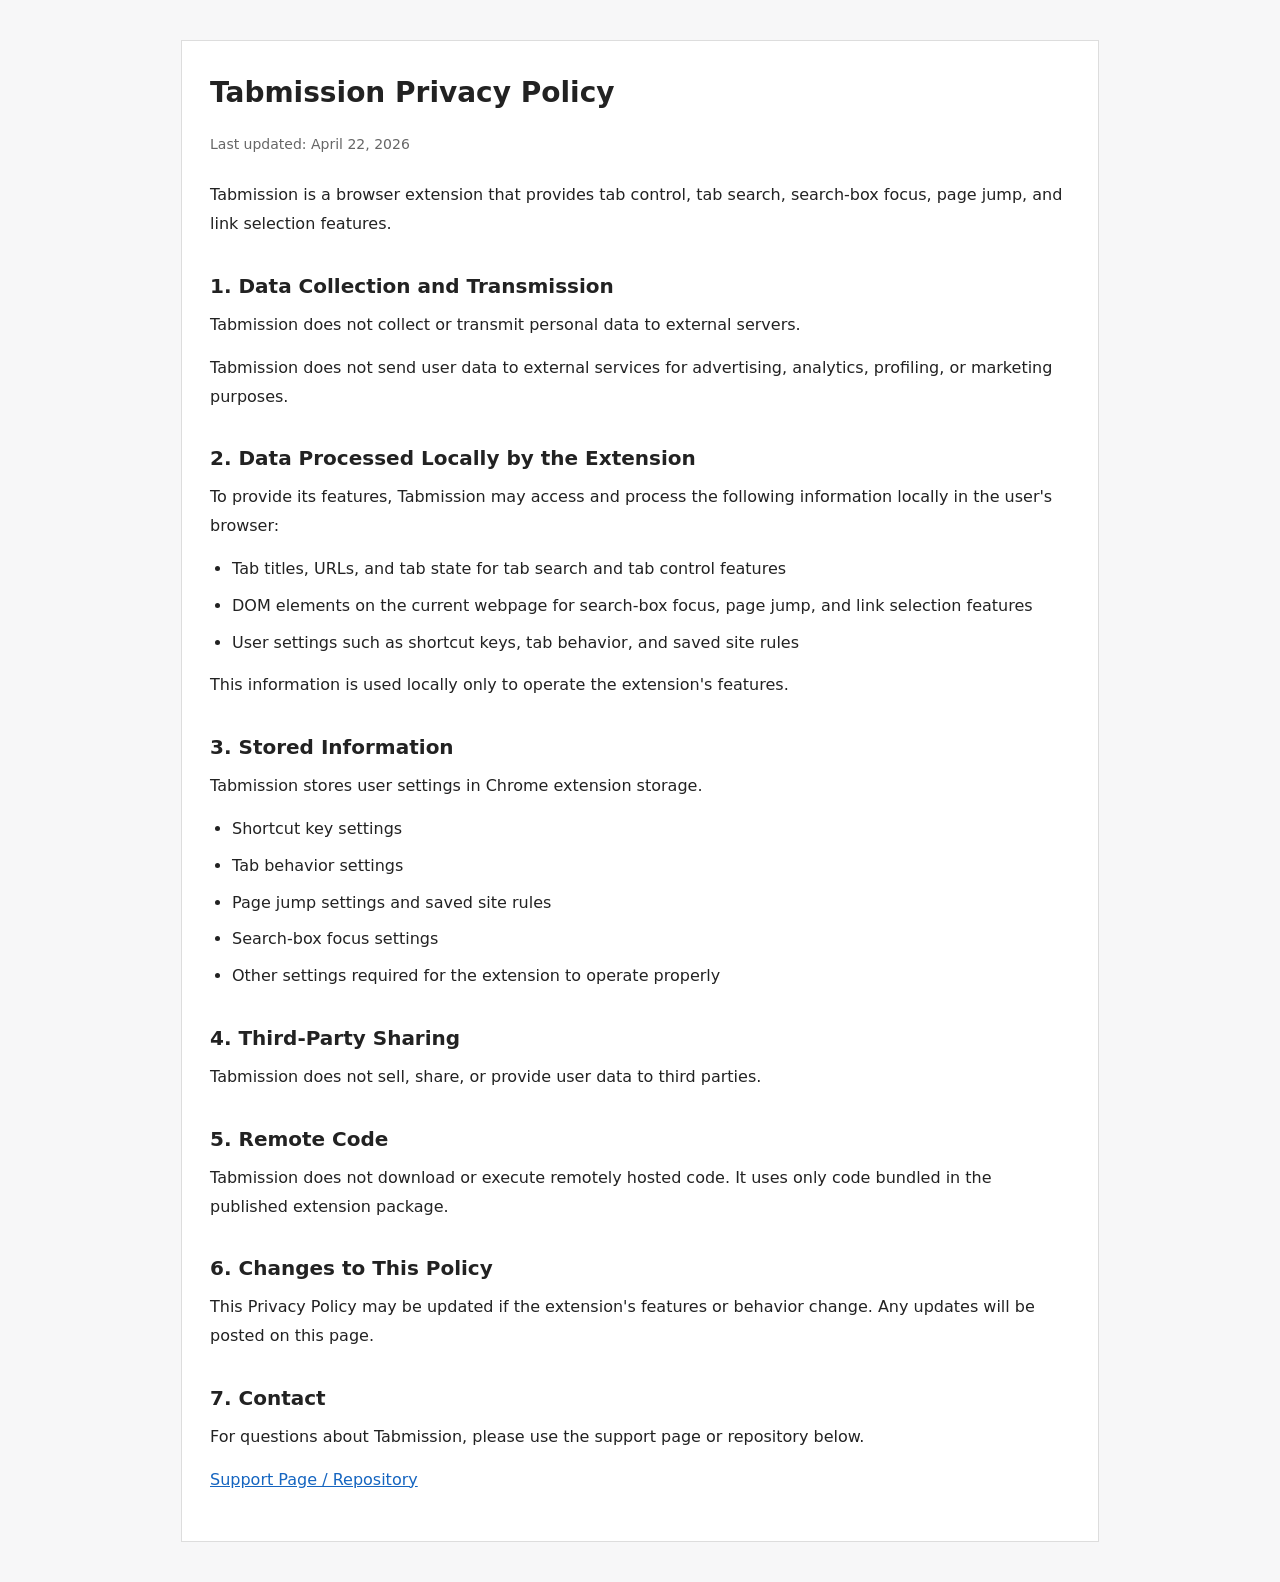
<file: privacy.html>
<!DOCTYPE html>
<html lang="en">
<head>
  <meta charset="utf-8">
  <meta name="viewport" content="width=device-width, initial-scale=1">
  <title>Tabmission Privacy Policy</title>
  <style>
    body{
      margin:0;
      padding:40px 20px;
      background:#f7f7f8;
      color:#222;
      font-family:system-ui,-apple-system,BlinkMacSystemFont,"Segoe UI",sans-serif;
      line-height:1.8;
    }
    .wrap{
      max-width:860px;
      margin:0 auto;
      background:#fff;
      border:1px solid #ddd;
      padding:32px 28px;
    }
    h1{
      margin:0 0 20px;
      font-size:28px;
      line-height:1.4;
    }
    h2{
      margin:32px 0 10px;
      font-size:20px;
      line-height:1.5;
    }
    p{
      margin:0 0 14px;
    }
    ul{
      margin:0 0 14px 22px;
      padding:0;
    }
    li{
      margin:0 0 8px;
    }
    .meta{
      color:#666;
      font-size:14px;
      margin-bottom:24px;
    }
    a{
      color:#1565c0;
    }
  </style>
</head>
<body>
  <div class="wrap">
    <h1>Tabmission Privacy Policy</h1>
    <p class="meta">Last updated: April 22, 2026</p>

    <p>
      Tabmission is a browser extension that provides tab control, tab search,
      search-box focus, page jump, and link selection features.
    </p>

    <h2>1. Data Collection and Transmission</h2>
    <p>
      Tabmission does not collect or transmit personal data to external servers.
    </p>
    <p>
      Tabmission does not send user data to external services for advertising,
      analytics, profiling, or marketing purposes.
    </p>

    <h2>2. Data Processed Locally by the Extension</h2>
    <p>
      To provide its features, Tabmission may access and process the following
      information locally in the user's browser:
    </p>
    <ul>
      <li>Tab titles, URLs, and tab state for tab search and tab control features</li>
      <li>DOM elements on the current webpage for search-box focus, page jump, and link selection features</li>
      <li>User settings such as shortcut keys, tab behavior, and saved site rules</li>
    </ul>
    <p>
      This information is used locally only to operate the extension's features.
    </p>

    <h2>3. Stored Information</h2>
    <p>
      Tabmission stores user settings in Chrome extension storage.
    </p>
    <ul>
      <li>Shortcut key settings</li>
      <li>Tab behavior settings</li>
      <li>Page jump settings and saved site rules</li>
      <li>Search-box focus settings</li>
      <li>Other settings required for the extension to operate properly</li>
    </ul>

    <h2>4. Third-Party Sharing</h2>
    <p>
      Tabmission does not sell, share, or provide user data to third parties.
    </p>

    <h2>5. Remote Code</h2>
    <p>
      Tabmission does not download or execute remotely hosted code.
      It uses only code bundled in the published extension package.
    </p>

    <h2>6. Changes to This Policy</h2>
    <p>
      This Privacy Policy may be updated if the extension's features or behavior
      change. Any updates will be posted on this page.
    </p>

    <h2>7. Contact</h2>
    <p>
      For questions about Tabmission, please use the support page or repository below.
    </p>
    <p>
      <a href="https://github.com/MunusModulus/tabmission">Support Page / Repository</a>
    </p>
  </div>
</body>
</html>
</file>
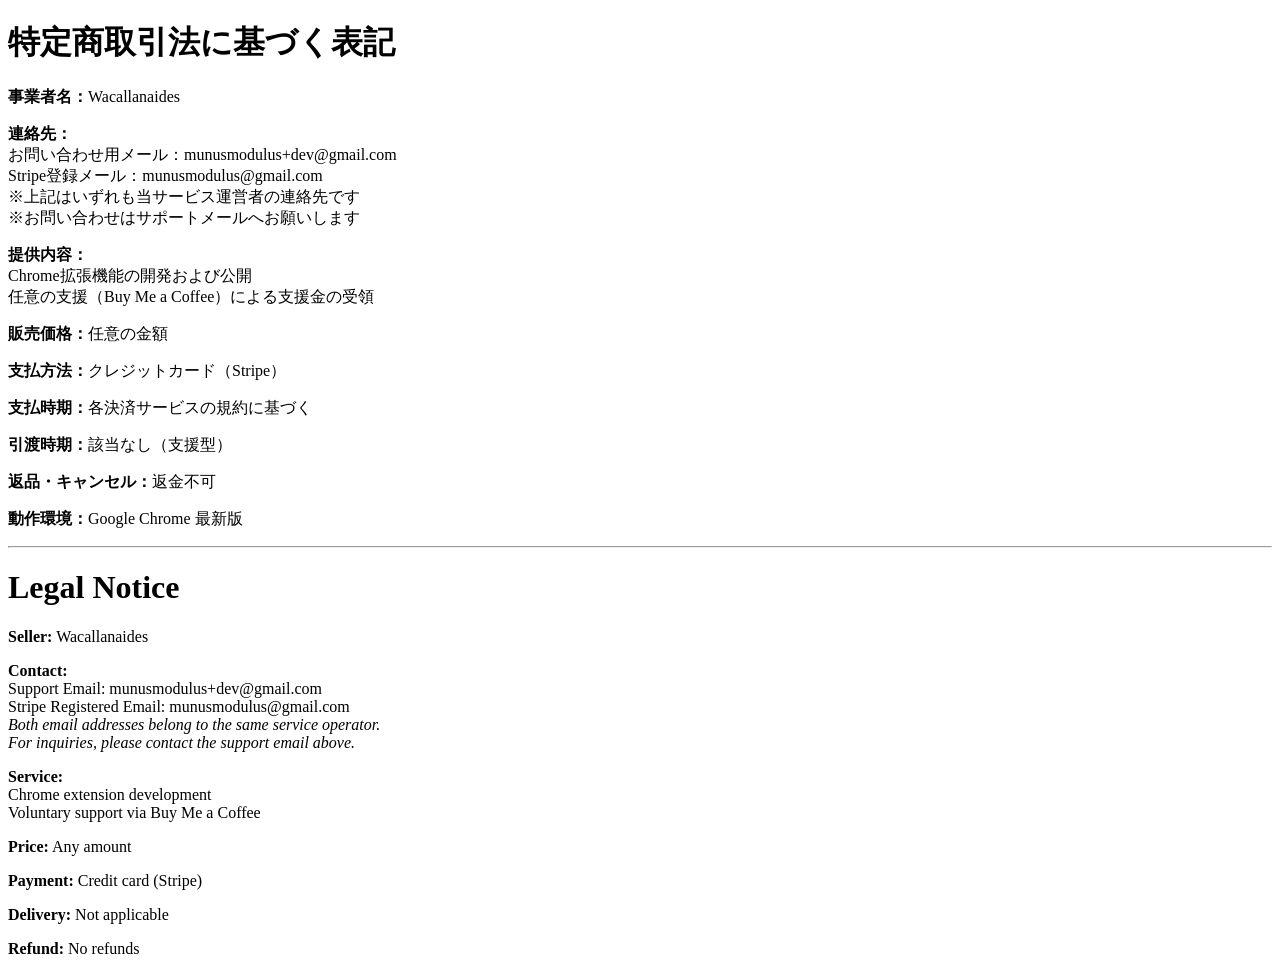
<file: docs/tokushoho.html>
<!DOCTYPE html>
<html lang="ja">
<head>
  <meta charset="UTF-8">
  <title>特定商取引法に基づく表記</title>
</head>
<body>

<h1>特定商取引法に基づく表記</h1>

<p><strong>事業者名：</strong>Wacallanaides</p>
<p><strong>連絡先：</strong><br>
お問い合わせ用メール：munusmodulus+dev@gmail.com<br>
Stripe登録メール：munusmodulus@gmail.com<br>
※上記はいずれも当サービス運営者の連絡先です<br>
※お問い合わせはサポートメールへお願いします
</p>

<p><strong>提供内容：</strong><br>
Chrome拡張機能の開発および公開<br>
任意の支援（Buy Me a Coffee）による支援金の受領
</p>

<p><strong>販売価格：</strong>任意の金額</p>
<p><strong>支払方法：</strong>クレジットカード（Stripe）</p>
<p><strong>支払時期：</strong>各決済サービスの規約に基づく</p>

<p><strong>引渡時期：</strong>該当なし（支援型）</p>
<p><strong>返品・キャンセル：</strong>返金不可</p>

<p><strong>動作環境：</strong>Google Chrome 最新版</p>

<hr>

<h1>Legal Notice</h1>

<p><strong>Seller:</strong> Wacallanaides</p>
<p><strong>Contact:</strong><br>
Support Email: munusmodulus+dev@gmail.com<br>
Stripe Registered Email: munusmodulus@gmail.com<br>
<em>Both email addresses belong to the same service operator.</em><br>
<em>For inquiries, please contact the support email above.</em>
</p>

<p><strong>Service:</strong><br>
Chrome extension development<br>
Voluntary support via Buy Me a Coffee
</p>

<p><strong>Price:</strong> Any amount</p>
<p><strong>Payment:</strong> Credit card (Stripe)</p>
<p><strong>Delivery:</strong> Not applicable</p>
<p><strong>Refund:</strong> No refunds</p>

</body>
</html>
</file>
<file: css/tbm_options.css>
/* =========================================================
   TBM Options Reset / Base
   ========================================================= */

html {
  box-sizing: border-box;
  -webkit-text-size-adjust: 100%;
  overflow-y: scroll;
}

*, *::before, *::after {
  box-sizing: inherit;
}

html, body {
  margin: 0;
  padding: 0;
  min-height: 100%;
}

body {
  background: #f3f3f5;
  color: #222;
  font-family: "Noto Sans JP", "Noto Sans", system-ui, -apple-system, BlinkMacSystemFont, "Segoe UI", sans-serif;
  font-size: 14px;
  line-height: 1.4;
}

h1, h2, h3, p {
  margin: 0;
  padding: 0;
  font: inherit;
}

button,
input,
select,
textarea {
  margin: 0;
  font: inherit;
  color: inherit;
}

button {
  border-radius: 0;
}

img,
svg {
  display: block;
  max-width: 100%;
}

:focus {
  outline: none;
}

/* =========================================================
   Layout
   ========================================================= */

#tbm_options_wrap {
  max-width: 1060px;
  margin: 32px auto;
  padding: 0 20px 40px;
}

#tbm_options_title {
  margin: 0 0 24px;
  font-size: 28px;
  font-weight: 700;
  line-height: 1.25;
}

.tbm_settings_shell {
  position: relative;
  display: flex;
  align-items: stretch;
  gap: 0;
  min-height: 620px;
}

/* =========================================================
   Side Tabs
   ========================================================= */

.tbm_side_tabs {
  width: 220px;
  flex-shrink: 0;
  display: flex;
  flex-direction: column;
  gap: 10px;
  padding-top: 0;
  position: relative;
  z-index: 30;
}

.tbm_side_tab {
  position: relative;
  appearance: none;
  -webkit-appearance: none;
  display: block;
  width: calc(100% - 10px);
  min-height: 58px;
  margin-right: 8px;
  border: 1px solid #bdbdc2;
  background: #efeff2;
  color: #4a4a4a;
  padding: 0 16px 0 22px;
  text-align: left;
  font-size: 15px;
  font-weight: 700;
  line-height: 1.35;
  cursor: pointer;
  border-radius: 0;
  z-index: 31;
  pointer-events: auto;
}

.tbm_side_tab:hover {
  background: #f4f2f6;
}

.tbm_side_tab_text {
  display: flex;
  align-items: center;
  min-height: 56px;
  font-size: 16px;
  letter-spacing: 0.2px;
}

.tbm_side_tab.is-enabled::before {
  content: "";
  position: absolute;
  left: 4px;
  top: 6px;
  width: 6px;
  height: calc(100% - 12px);
  background: #ea67d8;
  z-index: 32;
  pointer-events: none;
  border-radius: 2px;
}

.tbm_side_tab.is-disabled {
  color: #7d7d84;
}

.tbm_side_tab.is-active {
  width: calc(100% + 1px);
  margin-right: -1px;
  background: #ffffff;
  color: #222;
  border-right: none;
  z-index: 33;
}

.tbm_side_tab.is-active::after {
  content: "";
  position: absolute;
  top: 1px;
  right: -2px;
  width: 3px;
  height: calc(100% - 2px);
  background: #ffffff;
  z-index: 34;
  pointer-events: none;
}

/* =========================================================
   Panel Host / Panel
   ========================================================= */

.tbm_panel_host {
  flex: 1;
  min-width: 0;
  min-height: 620px;
  border: 1px solid #bdbdc2;
  background: #ffffff;
  position: relative;
  z-index: 1;
  margin-left: -1px;
  pointer-events: auto;
}

.tbm_settings_panel {
  display: none;
  min-height: 620px;
  background: #ffffff;
}

.tbm_settings_panel.is-active {
  display: flex;
  flex-direction: column;
}

.tbm_panel_main {
  flex: 1;
  padding: 24px 26px 28px;
}

.tbm_panel_header {
  margin-bottom: 20px;
}

.tbm_panel_title {
  margin: 0 0 8px;
  font-size: 24px;
  font-weight: 700;
  line-height: 1.25;
}

.tbm_panel_desc {
  margin: 0;
  font-size: 14px;
  line-height: 1.55;
  color: #666;
}

/* =========================================================
   Rows / Controls
   ========================================================= */

.tbm_option_group {
  margin-top: 10px;
  border-top: 1px solid #d7d7dc;
}

.tbm_option_group.is-disabled {
  opacity: 0.46;
  pointer-events: none;
}

.tbm_option_row {
  display: flex;
  align-items: center;
  gap: 22px;
  padding: 16px 0;
  border-bottom: 1px solid #d7d7dc;
}

.tbm_option_row:last-child {
  border-bottom: none;
}

.tbm_enable_row {
  padding-top: 8px;
  padding-bottom: 12px;
}

.tbm_checkbox_label {
  display: inline-flex;
  align-items: center;
  gap: 6px;
  font-size: 15px;
  font-weight: 700;
  cursor: pointer;
}

.tbm_checkbox_label input[type="checkbox"] {
  width: 18px;
  height: 18px;
  margin: 0;
  accent-color: #ea67d8;
}

.tbm_option_label {
  width: 280px;
  min-width: 280px;
  font-size: 15px;
  line-height: 1.45;
}

.tbm_option_sub_label {
  margin-top: 4px;
  font-size: 12px;
  line-height: 1.4;
  color: #777;
  font-weight: 400;
}

.tbm_option_control {
  flex: 1;
  min-width: 0;
}

.tbm_option_control select,
.tbm_option_control input[type="text"] {
  width: 100%;
  max-width: 380px;
  height: 40px;
  padding: 0 14px;
  font-size: 15px;
  line-height: 38px;
  border: 1px solid #b9b9bf;
  border-radius: 4px;
  background: #fff;
  color: #222;
  box-shadow: none;
}

.tbm_option_control input[type="text"][readonly] {
  cursor: pointer;
}

.tbm_option_control select {
  appearance: auto;
  -webkit-appearance: menulist;
}

/* =========================================================
   Modifier / Shortcut
   ========================================================= */

.tbm_modifier_group {
  display: flex;
  gap: 8px;
  margin-bottom: 10px;
  flex-wrap: wrap;
}

.tbm_modifier_button {
  appearance: none;
  -webkit-appearance: none;
  border: 1px solid #b8b8be;
  border-radius: 4px;
  padding: 8px 12px;
  background: #fff;
  color: #333;
  font-size: 14px;
  font-weight: 700;
  line-height: 1.2;
  cursor: pointer;
}

.tbm_modifier_button.tbm_active {
  background: #ea67d8;
  border-color: #d954c4;
  color: #fff;
}

.tbm_launcher_key_row {
  display: flex;
  align-items: center;
  gap: 12px;
  flex-wrap: wrap;
}

.tbm_launcher_key_row input[type="text"] {
  max-width: 180px;
}

.tbm_launcher_preview {
  min-height: 20px;
  font-size: 14px;
  line-height: 1.4;
  color: #555;
  font-weight: 700;
}

.tbm_note {
  margin-top: 10px;
  font-size: 12px;
  line-height: 1.6;
  color: #666;
}

.tbm_sts_site_order_block {
  margin-top: 14px;
}

.tbm_sts_site_order_title {
  margin-bottom: 8px;
  font-size: 14px;
  font-weight: 700;
  line-height: 1.4;
  color: #222;
}

.tbm_sts_site_order_textarea {
  width: 100%;
  max-width: 520px;
  min-height: 132px;
  padding: 10px 12px;
  font-size: 14px;
  line-height: 1.55;
  border: 1px solid #b9b9bf;
  border-radius: 4px;
  background: #fff;
  color: #222;
  resize: vertical;
}

.tbm_sts_site_settings_row {
  border-top: 1px solid #d7d7dc;
  margin-top: 6px;
  padding-top: 18px;
}

.tbm_sts_site_order_block {
  width: 100%;
}

.tbm_sts_site_order_title {
  margin-bottom: 8px;
  font-size: 15px;
  font-weight: 700;
  line-height: 1.45;
  color: #222;
}

.tbm_sts_site_add_row {
  display: flex;
  align-items: center;
  gap: 10px;
  margin-top: 12px;
  margin-bottom: 10px;
  flex-wrap: wrap;
}

.tbm_sts_site_name_input,
.tbm_sts_site_host_input,
.tbm_sts_site_order_input {
  height: 40px;
  border: 1px solid #b9b9bf;
  border-radius: 4px;
  background: #fff;
  color: #222;
  padding: 0 14px;
  font-size: 15px;
  line-height: 38px;
}

.tbm_sts_site_name_input {
  width: 100%;
  max-width: 240px;
}

.tbm_sts_site_host_input {
  width: 100%;
  max-width: 320px;
}

.tbm_sts_site_order_input {
  width: 96px;
}

#tbm_sts_site_list {
  margin-top: 18px;
  display: flex;
  flex-direction: column;
  gap: 10px;
}

#tbm_sts_site_list .tbm_sts_site_item {
  display: grid;
  grid-template-columns: 72px minmax(180px, 1fr) 52px 48px 72px;
  align-items: center;
  gap: 6px;
}

#tbm_sts_site_list .tbm_sts_site_item_index {
  display: flex;
  align-items: center;
  justify-content: flex-start;
  min-width: 0;
  height: 40px;
  font-size: 14px;
  font-weight: 700;
  color: #222;
}

#tbm_sts_site_list .tbm_sts_site_item_host,
#tbm_sts_site_list .tbm_sts_site_item_order {
  min-width: 0;
  border: 1px solid #b9b9bf;
  border-radius: 4px;
  background: #fff;
  color: #222;
  font-size: 15px;
  line-height: 1.2;
}

#tbm_sts_site_list .tbm_sts_site_item_host {
  min-height: 44px;
  display: flex;
  flex-direction: column;
  justify-content: center;
  padding: 5px 12px;
  overflow: hidden;
}

#tbm_sts_site_list .tbm_sts_site_item_host strong {
  display: block;
  overflow: hidden;
  white-space: nowrap;
  text-overflow: ellipsis;
}

#tbm_sts_site_list .tbm_sts_site_item_host .tbm_note {
  margin-top: 1px;
  overflow: hidden;
  white-space: nowrap;
  text-overflow: ellipsis;
  line-height: 1.25;
}
#tbm_sts_site_list .tbm_sts_site_item_order {
  min-height: 40px;
  display: flex;
  align-items: center;
  justify-content: center;
  padding: 0 4px;
  margin-left: 4px;
  font-weight: 700;
}

#tbm_sts_site_list .tbm_sts_site_item_suffix {
  display: flex;
  align-items: center;
  justify-content: flex-start;
  font-size: 13px;
  color: #555;
  white-space: nowrap;
  margin-left: 2px;
}

#tbm_sts_site_list .tbm_sts_site_remove_button {
  width: 100%;
  min-width: 0;
  height: 40px;
  padding: 0 8px;
  white-space: nowrap;
}

@media (max-width: 980px) {
  #tbm_sts_site_list .tbm_sts_site_item {
    grid-template-columns: 1fr;
    gap: 8px;
  }

  #tbm_sts_site_list .tbm_sts_site_item_index {
    height: auto;
    margin-bottom: -2px;
  }

  #tbm_sts_site_list .tbm_sts_site_remove_button {
    width: 96px;
  }
}

/* =========================================================
   Panel Actions
   ========================================================= */

.tbm_section_hr {
  border: 0;
  height: 3px;
  margin: 0 18px;
  background-image: -webkit-linear-gradient(left, #DEFEEA, #49FC87, #DEFEEA);
  background-image: -moz-linear-gradient(left, #DEFEEA, #49FC87, #DEFEEA);
  background-image: -ms-linear-gradient(left, #DEFEEA, #49FC87, #DEFEEA);
  background-image: -o-linear-gradient(left, #DEFEEA, #49FC87, #DEFEEA);
}

.tbm_panel_actions {
  display: flex;
  align-items: center;
  justify-content: flex-end;
  gap: 12px;
  padding: 14px 18px;
  border-top: none;
  background: #ffffff;
}

.tbm_save_button,
.tbm_secondary_button {
  appearance: none;
  -webkit-appearance: none;
  border: none;
  border-radius: 4px;
  padding: 10px 16px;
  font-size: 14px;
  font-weight: 700;
  line-height: 1.2;
  cursor: pointer;
}

.tbm_save_button {
  background: #111;
  color: #fff;
}

.tbm_secondary_button {
  background: #dfdfe3;
  color: #222;
}

.tbm_save_status {
  margin-right: auto;
  min-height: 20px;
  font-size: 14px;
  font-weight: 700;
  line-height: 1.4;
  color: #b42318;
}

.tbm_save_status.tbm_status_ok {
  color: #2e7d32;
}

.tbm_save_status.tbm_status_warn {
  color: #b42318;
}

/* =========================================================
   Page Jump
   ========================================================= */

.tbm_inline_action_row {
  display: flex;
  align-items: center;
  gap: 10px;
  margin-top: 10px;
  flex-wrap: wrap;
}

.tbm_inline_action_row .tbm_secondary_button {
  flex: 0 0 auto;
}

.tbm_pj_google_card {
  max-width: 520px;
  padding: 18px 18px 14px;
  border: 1px solid #d9d9df;
  border-radius: 10px;
  background: #fafafc;
}

.tbm_pj_google_card > .tbm_note {
  margin-top: 8px;
}

.tbm_pj_google_mouse_group {
  display: flex;
  flex-direction: column;
  gap: 10px;
  margin-top: 2px;
  margin-bottom: 2px;
}

.tbm_pj_google_key_block {
  display: grid;
  grid-template-columns: 120px minmax(0, 1fr);
  gap: 14px;
  align-items: start;
  margin-top: 16px;
}


.tbm_pj_google_key_block + .tbm_pj_google_key_block {
  border-top: 1px solid #d7d7dc;
  padding-top: 16px;
  margin-top: 16px;
}

.tbm_pj_google_key_label {
  min-height: 40px;
  display: flex;
  align-items: center;
  font-size: 14px;
  font-weight: 700;
  color: #333;
}

.tbm_pj_google_key_control {
  min-width: 0;
}

.tbm_pj_google_key_control .tbm_modifier_group {
  margin-bottom: 10px;
}

.tbm_pj_google_key_control .tbm_launcher_key_row input[type="text"] {
  max-width: 180px;
}

.tbm_pj_general_section_intro {
  margin: 16px 0 6px;
}

.tbm_pj_google_section_row {
  border-bottom: none;
}

.tbm_pj_general_section_divider {
  width: 100%;
  height: 0;
  border-top: 2px solid #ea67d8;
}

.tbm_pj_general_section_title {
  margin-top: 20px;
  padding-bottom: 20px;
  border-bottom: 1px solid #dcdcdc;

  font-size: 18px;
  font-weight: 700;
  line-height: 1.35;
  color: #222;
}

@media (max-width: 720px) {

  .tbm_pj_general_section_intro {
    margin: 24px 0 6px;
  }

  .tbm_pj_general_section_divider {
    max-width: none;
  }
}

@media (max-width: 720px) {
  .tbm_pj_google_card {
    max-width: none;
  }

  .tbm_pj_google_key_block {
    grid-template-columns: 1fr;
    gap: 8px;
  }

  .tbm_pj_google_key_label {
    min-height: auto;
  }
}

.tbm_pj_result_grid {
  display: grid;
  grid-template-columns: 140px minmax(0, 1fr);
  gap: 10px 12px;
  max-width: 640px;
}

.tbm_pj_result_label {
  display: flex;
  align-items: center;
  min-height: 40px;
  font-size: 14px;
  font-weight: 700;
  color: #333;
}

.tbm_pj_type_group {
  display: flex;
  flex-direction: column;
  gap: 12px;
  max-width: 380px;
  color: #333;
}

.tbm_pj_type_row {
  display: flex;
  align-items: flex-start;
  gap: 16px;
  padding: 12px 14px;
  border: 1px solid #d9d9df;
  border-radius: 10px;
  background: #ffffff;
}

.tbm_pj_type_option {
  display: inline-flex;
  align-items: center;
  gap: 8px;
  min-width: 110px;
  margin: 0;
  cursor: pointer;
  font-size: 14px;
  font-weight: 700;
  line-height: 1.4;
  color: #222;
  flex-shrink: 0;
}

.tbm_pj_type_option input[type="radio"] {
  margin: 0;
  flex-shrink: 0;
}

.tbm_pj_type_name {
  line-height: 1.4;
}

.tbm_pj_type_help {
  display: flex;
  flex-direction: column;
  gap: 4px;
  min-width: 0;
  line-height: 1.5;
}

.tbm_pj_type_desc {
  font-size: 13px;
  color: #333;
}

.tbm_pj_type_example {
  font-size: 12px;
  color: #6b6b76;
}

.tbm_pj_mode_group {
  display: flex;
  align-items: center;
  gap: 14px;
  flex-wrap: wrap;
}

.tbm_pj_mode_group label {
  display: inline-flex;
  align-items: center;
  gap: 6px;
  font-size: 14px;
}

.tbm_pj_type_group label {
  display: inline-flex;
  align-items: center;
  gap: 6px;
  font-size: 14px;
}

#tbm_pj_host[readonly],
#tbm_pj_pattern[readonly],
#tbm_pj_step[readonly] {
  background: #f6f6f8;
  color: #222;
}

@media (max-width: 720px) {
  .tbm_pj_result_grid {
    grid-template-columns: 1fr;
  }

  .tbm_pj_result_label {
    min-height: auto;
  }

.tbm_pj_type_row {
  display: flex;
  align-items: flex-start;
  gap: 16px;
  max-width: 640px;
}

  .tbm_pj_type_option {
    min-width: 0;
  }
}

/* =========================================================
   Responsive
   ========================================================= */

@media (max-width: 860px) {
  .tbm_settings_shell {
    flex-direction: column;
  }

  .tbm_side_tabs {
    width: 100%;
    padding-top: 0;
    flex-direction: row;
    flex-wrap: wrap;
  }

  .tbm_side_tab {
    flex: 1 1 220px;
    min-width: 0;
    width: auto;
    margin-right: 0;
  }

  .tbm_side_tab.is-enabled::before {
    left: 0;
    top: -10px;
    width: 100%;
    height: 10px;
  }

  .tbm_side_tab.is-active {
    width: auto;
    border-right-color: #bdbdc2;
    border-bottom-color: #ffffff;
    margin-right: 0;
    margin-bottom: -1px;
  }

  .tbm_side_tab.is-active::after {
    top: auto;
    right: 0;
    bottom: -2px;
    width: 100%;
    height: 4px;
  }

  .tbm_panel_host {
    margin-left: 0;
    margin-top: -1px;
  }
}

@media (max-width: 720px) {
  .tbm_option_row {
    flex-direction: column;
    align-items: flex-start;
  }

  .tbm_option_label {
    width: auto;
    min-width: 0;
  }

  .tbm_option_control {
    width: 100%;
  }

  .tbm_option_control select,
  .tbm_option_control input[type="text"] {
    max-width: none;
  }

  .tbm_panel_actions {
    flex-wrap: wrap;
  }
}

/* PJルール一覧 */
#tbm_pj_rule_list .tbm_sts_site_item {
  display: grid;
  grid-template-columns: 72px minmax(220px, 1fr) 56px 56px;
  align-items: center;
  gap: 14px;
  margin-bottom: 8px;
}

#tbm_pj_rule_list .tbm_sts_site_item:first-child {
margin-top: 8px;
}

#tbm_pj_rule_list .tbm_sts_site_item:last-child {
  margin-bottom: 0;
}

#tbm_pj_rule_list .tbm_sts_site_item_index {
  display: flex;
  align-items: center;
  gap: 6px;
  min-width: 0;
  font-size: 14px;
  font-weight: 700;
  color: #222;
  white-space: nowrap;
}

#tbm_pj_rule_list .tbm_sts_site_item_index .tbm_pj_rule_enabled_checkbox {
  margin: 0;
}

#tbm_pj_rule_list .tbm_sts_site_item_host {
  min-width: 0;
  min-height: 40px;
  display: flex;
  align-items: center;
  padding: 0 14px;
  border: 1px solid #b9b9bf;
  border-radius: 4px;
  background: #fff;
  color: #222;
  line-height: 1.2;
  overflow: hidden;
}

#tbm_pj_rule_list .tbm_sts_site_item_host strong {
  display: inline;
  font-size: 14px;
  font-weight: 700;
  color: #222;
  overflow: hidden;
  text-overflow: ellipsis;
  white-space: nowrap;
}

#tbm_pj_rule_list .tbm_sts_site_item_host .tbm_note {
  display: none;
}

#tbm_pj_rule_list .tbm_note {
  margin: 0;
}

#tbm_pj_rule_list .tbm_inline_action_row {
  display: contents;
}

#tbm_pj_rule_list .tbm_inline_action_row .tbm_secondary_button {
  width: 100%;
  min-width: 0;
  height: 40px;
  padding: 0;
}

.tbm_pj_google_card > .tbm_pj_google_priority_note {
  margin-top: 0;
  margin-bottom: 20px;
padding-left:30px
}

/* ===== PJキー設定 調整 ===== */

#tbm_pj_auto_group {
  border-top: none;
}

/* =========================================================
   About
   ========================================================= */
.tbm_about_panel_main {
  padding: 40px 44px 48px;
}

.tbm_about_card {
  width: 100%;
  max-width: 860px;
}

.tbm_about_title {
  font-size: 28px;
  font-weight: 700;
  line-height: 1.2;
  color: #111;
}

.tbm_about_grid {
  display: grid;
  grid-template-columns: 360px 260px;
  gap: 36px;
  align-items: center;
  margin-top: 20px;
}

.tbm_about_meta {
  display: grid;
  grid-template-columns: 110px minmax(0, 1fr);
  column-gap: 24px;
  row-gap: 34px;
  align-items: center;
}

.tbm_about_label {
  font-size: 15px;
  font-weight: 700;
  color: #222;
  white-space: nowrap;
}

.tbm_about_value {
  font-size: 15px;
  line-height: 1.6;
  color: #222;
  word-break: break-word;
}

.tbm_about_crest_wrap {
  display: flex;
  justify-content:  flex-start;
  align-items: center;
}

.tbm_about_crest {
  display: block;
  width: 220px;
  max-width: 100%;
  height: auto;
  object-fit: contain;
}

@media (max-width: 860px) {
  .tbm_about_grid {
    grid-template-columns: 1fr;
    gap: 28px;
  }

  .tbm_about_crest_wrap {
    justify-content: flex-start;
  }
}

@media (max-width: 720px) {
  .tbm_about_panel_main {
    padding: 28px 20px 32px;
  }

  .tbm_about_meta {
    grid-template-columns: 1fr;
    row-gap: 10px;
  }

  .tbm_about_label {
    margin-top: 10px;
  }
}
/* aboutタブだけ控えめ表示 */
#tbm_tab_button_about {
  align-self: flex-start;
  width: 128px;
  min-height: 44px;
  margin-top: 0px;
  margin-left: 81px;
  margin-right: 0;
  padding: 0 12px 0 16px;
  opacity: 0.78;
  z-index: 31;
}
#tbm_tab_button_about .tbm_side_tab_text {
  min-height: 42px;
  font-size: 13px;
  letter-spacing: 0.1px;
}

#tbm_tab_button_about:hover {
  opacity: 1;
}

#tbm_tab_button_about.is-active {
  align-self: flex-start;
  width: 139px;
  margin-left: 81px;
  margin-right: -1px;
  background: #ffffff;
  color: #222;
  border-right: none;
  opacity: 0.92;
  z-index: 33;
}

#tbm_tab_button_about.is-active::after {
  content: "";
  position: absolute;
  top: 1px;
  right: -2px;
  width: 3px;
  height: calc(100% - 2px);
  background: #ffffff;
  z-index: 34;
  pointer-events: none;
}

/* aboutタブ：アクティブ時だけ耳を出す */
#tbm_tab_button_about.is-active::before {
  content: "";
  position: absolute;
  left: 4px;
  top: 6px;
  width: 6px;
  height: calc(100% - 12px);
  background: #ea67d8;
  border-radius: 2px;
  z-index: 32;
}

.tbm_about_backup_block {
  margin-top: 36px;
  padding-top: 24px;
  border-top: 1px solid #d7d7dc;
}

.tbm_about_backup_title {
  font-size: 18px;
  font-weight: 700;
  line-height: 1.4;
  color: #222;
}

.tbm_backup_textarea {
  width: 100%;
  min-height: 260px;
  margin-top: 14px;
  padding: 14px 16px;
  border: 1px solid #b9b9bf;
  border-radius: 4px;
  background: #fff;
  color: #222;
  font-family: ui-monospace, SFMono-Regular, Menlo, Consolas, "Liberation Mono", monospace;
  font-size: 13px;
  line-height: 1.6;
  resize: vertical;
  box-sizing: border-box;
}

.tbm_about_backup_actions {
  display: flex;
  align-items: center;
  gap: 10px;
  flex-wrap: wrap;
  margin-top: 14px;
}

.tbm_backup_status {
  min-height: 20px;
  margin-top: 12px;
}

.tbm_backup_status.is-ok {
  color: #2e7d32;
}

.tbm_backup_status.is-warn {
  color: #b42318;
}

/* =========================================================
   Link Selector UI (Overlay / Color)
   ========================================================= */

.tbm_link_batch_overlay_ui {
  display: flex;
  flex-direction: column;
  gap: 12px;
}

.tbm_link_batch_color_line,
.tbm_link_batch_opacity_line {
  display: flex;
  align-items: center;
  gap: 10px;
  flex-wrap: nowrap;
}

.tbm_link_batch_inline_label {
  min-width: 52px;
  font-size: 13px;
  color: #666;
  flex-shrink: 0;
}

.tbm_link_batch_inline_suffix {
  display: none;
}

/* カラーピッカー */
.tbm_link_batch_color_picker {
  width: 42px;
  height: 32px;
  border: 1px solid #cfcfcf;
  border-radius: 6px;
  padding: 0;
  cursor: pointer;
  background: #fff;
}

/* テキスト入力（色コード） */
.tbm_link_batch_color_line input[type="text"] {
  width: 110px;
  height: 32px;
  padding: 0 10px;
  font-size: 13px;
  border: 1px solid #cfcfcf;
  border-radius: 6px;
}

/* 透明度スライダー */
.tbm_link_batch_range {
  flex: 1;
  min-width: 180px;
}

/* 透明度数値 */
.tbm_link_batch_opacity_input {
  width: 58px;
  height: 32px;
  padding: 0 6px;
  font-size: 13px;
  border: 1px solid #cfcfcf;
  border-radius: 6px;
  text-align: center;
  flex-shrink: 0;
}

/* 色プレビュー（枠） */
.tbm_link_batch_color_preview {
  width: 28px;
  height: 28px;
  border-radius: 6px;
  border: 2px solid #ccc;
  background: transparent;
}

/* 未選択枠用プレビュー */
.tbm_link_batch_color_preview_border {
  border-color: #ff4db8;
}

/* 選択後枠用プレビュー */
.tbm_link_batch_color_preview_checked {
  border-color: #00e676;
}

.tbm_link_batch_overlay_ui .tbm_link_batch_opacity_line::after {
  content: none;
}

.tbm_link_batch_overlay_ui .tbm_link_batch_opacity_line + * {
  margin-top: 0;
}

.tbm_link_batch_overlay_ui .tbm_link_batch_opacity_line ~ .tbm_launcher_preview,
.tbm_link_batch_overlay_ui .tbm_link_batch_opacity_line ~ .tbm_link_batch_preview {
  display: none;
}

/* オーバーレイ透明度 input のみ、右側の短い欄にする */
#tbm_link_batch_overlay_opacity {
  max-width: 58px;
}

/* チェック位置は短め */
#tbm_link_batch_checkbox_position {
  max-width: 180px;
}

/* 最小サイズ入力は短め */
#tbm_link_batch_min_width,
#tbm_link_batch_min_height {
  max-width: 110px;
}

/* Link Selector size setting */

.tbm_link_batch_size_row {
  display: flex;
  gap: 16px;
  margin-bottom: 6px;
}

.tbm_link_batch_size_item {
  display: flex;
  align-items: center;
  gap: 6px;
}

.tbm_link_batch_size_item input {
  width: 90px;
  height: 32px;
  padding: 0 8px;
  border: 1px solid #cfcfcf;
  border-radius: 6px;
  font-size: 13px;
}

.tbm_link_batch_note {
  margin-top: 6px;
  font-size: 12px;
  color: #888;
  line-height: 1.5;
}

/* --- Google専用ラベル位置調整 --- */
.tbm_pj_google_section_row > .tbm_option_label {
  text-align: right;
  padding-right: 14px;
}

#tbm_pj_auto_group .tbm_pj_google_card {
  padding-top: 12px;
}

#tbm_pj_auto_group .tbm_pj_google_card > .tbm_pj_google_key_block:first-child {
  margin-top: 0;
}

.tbm_pj_auto_row {
  padding-top: 6px !important;
  align-items: flex-start;
}
</file>
